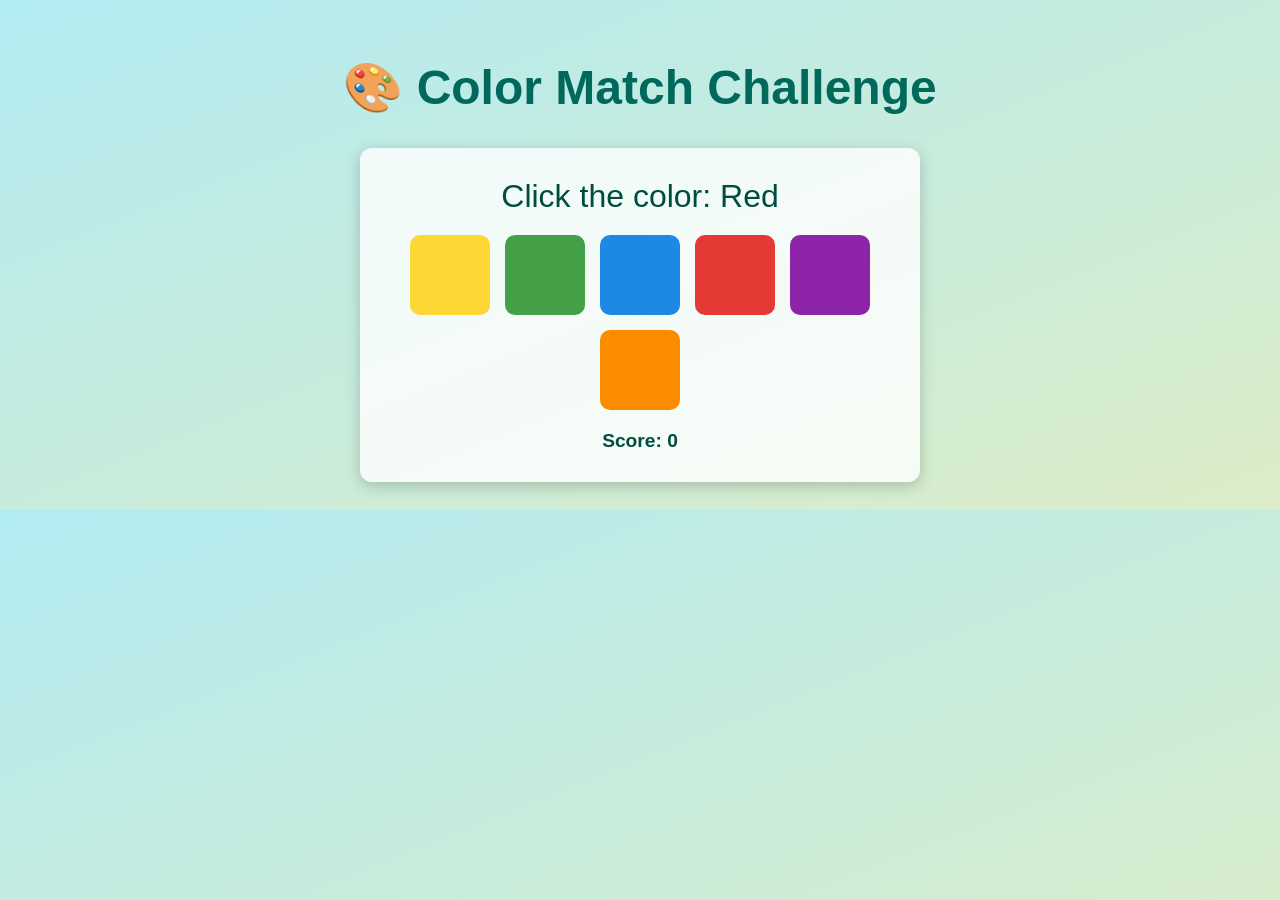
<file: gamekids.html>
<!DOCTYPE html>
<html lang="en">
<head>
  <meta charset="UTF-8">
  <title>gamekids</title>
  <style>
    body {
      font-family: 'Comic Sans MS', cursive, sans-serif;
      background: linear-gradient(to bottom right, #b2ebf2, #dcedc8);
      display: flex;
      flex-direction: column;
      align-items: center;
      padding: 20px;
      color: #004d40;
    }

    h1 {
      font-size: 3em;
      color: #00695c;
    }

    .game-box {
      background: #ffffffcc;
      padding: 30px;
      border-radius: 12px;
      box-shadow: 0 4px 15px rgba(0,0,0,0.2);
      text-align: center;
      max-width: 500px;
      width: 90%;
    }

    .color-name {
      font-size: 2em;
      margin-bottom: 20px;
    }

    .color-options {
      display: flex;
      gap: 15px;
      flex-wrap: wrap;
      justify-content: center;
    }

    .color-button {
      width: 80px;
      height: 80px;
      border: none;
      border-radius: 10px;
      cursor: pointer;
      transition: transform 0.2s;
    }

    .color-button:hover {
      transform: scale(1.1);
    }

    .feedback {
      font-size: 1.3em;
      margin-top: 15px;
    }

    .score {
      margin-top: 20px;
      font-size: 1.2em;
      font-weight: bold;
    }

    .restart {
      margin-top: 25px;
      padding: 10px 20px;
      font-size: 1.1em;
      background-color: #4db6ac;
      color: white;
      border: none;
      border-radius: 8px;
      cursor: pointer;
      display: none;
    }
  </style>
</head>
<body>

  <h1>🎨 Color Match Challenge</h1>
  <div class="game-box">
    <div class="color-name" id="colorName">Loading...</div>
    <div class="color-options" id="colorOptions"></div>
    <div class="feedback" id="feedback"></div>
    <div class="score" id="score">Score: 0</div>
    <button class="restart" id="restartBtn" onclick="startGame()">Play Again 🔁</button>
  </div>

  <script>
    const colors = [
      { name: "Red", hex: "#e53935" },
      { name: "Blue", hex: "#1e88e5" },
      { name: "Green", hex: "#43a047" },
      { name: "Yellow", hex: "#fdd835" },
      { name: "Purple", hex: "#8e24aa" },
      { name: "Orange", hex: "#fb8c00" }
    ];

    let score = 0;
    let rounds = 0;
    const maxRounds = 5;

    const colorNameEl = document.getElementById("colorName");
    const colorOptionsEl = document.getElementById("colorOptions");
    const feedbackEl = document.getElementById("feedback");
    const scoreEl = document.getElementById("score");
    const restartBtn = document.getElementById("restartBtn");

    function shuffleArray(arr) {
      return arr.sort(() => Math.random() - 0.5);
    }

    function startGame() {
      score = 0;
      rounds = 0;
      feedbackEl.textContent = '';
      restartBtn.style.display = "none";
      scoreEl.textContent = `Score: ${score}`;
      nextRound();
    }

    function nextRound() {
      if (rounds >= maxRounds) {
        colorNameEl.textContent = "🎉 Game Over!";
        colorOptionsEl.innerHTML = '';
        feedbackEl.textContent = `Final Score: ${score} / ${maxRounds}`;
        feedbackEl.style.color = "#00695c";
        restartBtn.style.display = "inline-block";
        return;
      }

      const shuffledColors = shuffleArray([...colors]);
      const target = shuffledColors[Math.floor(Math.random() * shuffledColors.length)];

      colorNameEl.textContent = `Click the color: ${target.name}`;
      colorNameEl.style.color = "#004d40";
      colorOptionsEl.innerHTML = '';

      shuffledColors.forEach(color => {
        const btn = document.createElement("button");
        btn.className = "color-button";
        btn.style.backgroundColor = color.hex;
        btn.onclick = () => checkAnswer(color.name, target.name);
        colorOptionsEl.appendChild(btn);
      });
    }

    function checkAnswer(selected, correct) {
      if (selected === correct) {
        feedbackEl.textContent = "✅ Correct!";
        feedbackEl.style.color = "#2e7d32";
        score++;
      } else {
        feedbackEl.textContent = `❌ Oops! That was ${selected}.`;
        feedbackEl.style.color = "#c62828";
      }
      rounds++;
      scoreEl.textContent = `Score: ${score}`;
      setTimeout(nextRound, 1000);
    }

    // Start game on load
    startGame();
  </script>
</body>
</html>
</file>
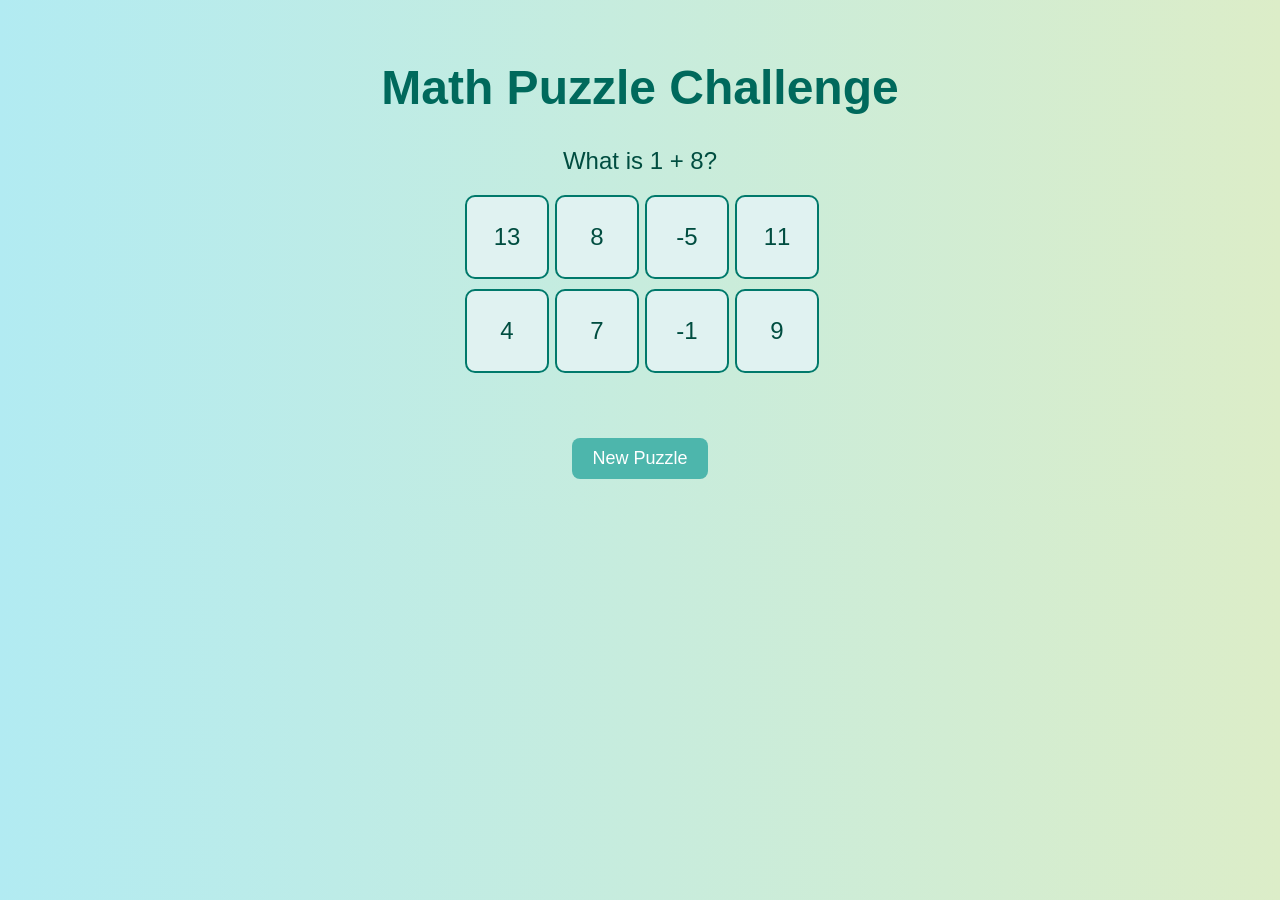
<file: mathchannel.html>
<!DOCTYPE html>
<html lang="en">
<head>
  <meta charset="UTF-8">
  <title>Math Puzzle Challenge</title>
  <style>
    body {
      font-family: 'Comic Sans MS', cursive, sans-serif;
      background: linear-gradient(to right, #b2ebf2, #dcedc8);
      text-align: center;
      padding: 20px;
    }

    h1 {
      color: #00695c;
      font-size: 3em;
    }

    #question {
      font-size: 24px;
      color: #004d40;
      margin: 20px 0;
    }

    #grid {
      display: grid;
      grid-template-columns: repeat(4, 80px);
      gap: 10px;
      justify-content: center;
      margin-top: 20px;
    }

    .tile {
      width: 80px;
      height: 80px;
      background-color: #e0f2f1;
      border: 2px solid #00796b;
      border-radius: 10px;
      font-size: 24px;
      color: #004d40;
      display: flex;
      align-items: center;
      justify-content: center;
      cursor: pointer;
      transition: background-color 0.2s, transform 0.2s;
    }

    .tile:hover {
      background-color: #80cbc4;
      transform: scale(1.1);
    }

    #feedback {
      font-size: 20px;
      margin-top: 15px;
      color: #1b5e20;
      height: 30px;
    }

    button {
      margin-top: 20px;
      padding: 10px 20px;
      font-size: 18px;
      background-color: #4db6ac;
      color: white;
      border: none;
      border-radius: 8px;
      cursor: pointer;
    }

    button:hover {
      background-color: #00796b;
    }
  </style>
</head>
<body>

  <h1>Math Puzzle Challenge</h1>
  <div id="question">What is 3 + 4?</div>
  <div id="grid"></div>
  <div id="feedback"></div>
  <button onclick="generatePuzzle()">New Puzzle</button>

  <script>
    const grid = document.getElementById('grid');
    const questionEl = document.getElementById('question');
    const feedbackEl = document.getElementById('feedback');

    let correctAnswer = 0;

    function generatePuzzle() {
      grid.innerHTML = '';
      feedbackEl.textContent = '';

      const num1 = Math.floor(Math.random() * 10);
      const num2 = Math.floor(Math.random() * 10);
      const operators = ['+', '-', '×'];
      const operator = operators[Math.floor(Math.random() * operators.length)];

      switch (operator) {
        case '+': correctAnswer = num1 + num2; break;
        case '-': correctAnswer = num1 - num2; break;
        case '×': correctAnswer = num1 * num2; break;
      }

      questionEl.textContent = `What is ${num1} ${operator} ${num2}?`;

      // Generate 8 answer options
      const answers = new Set();
      answers.add(correctAnswer);
      while (answers.size < 8) {
        answers.add(Math.floor(Math.random() * 20) - 5);
      }

      const shuffledAnswers = Array.from(answers).sort(() => Math.random() - 0.5);

      shuffledAnswers.forEach(answer => {
        const tile = document.createElement('div');
        tile.classList.add('tile');
        tile.textContent = answer;
        tile.onclick = () => {
          if (answer === correctAnswer) {
            feedbackEl.textContent = '🎉 Correct!';
            feedbackEl.style.color = '#2e7d32';
          } else {
            feedbackEl.textContent = '❌ Try again!';
            feedbackEl.style.color = '#c62828';
          }
        };
        grid.appendChild(tile);
      });
    }

    // Load the first puzzle
    generatePuzzle();
  </script>

</body>
</html>
</file>
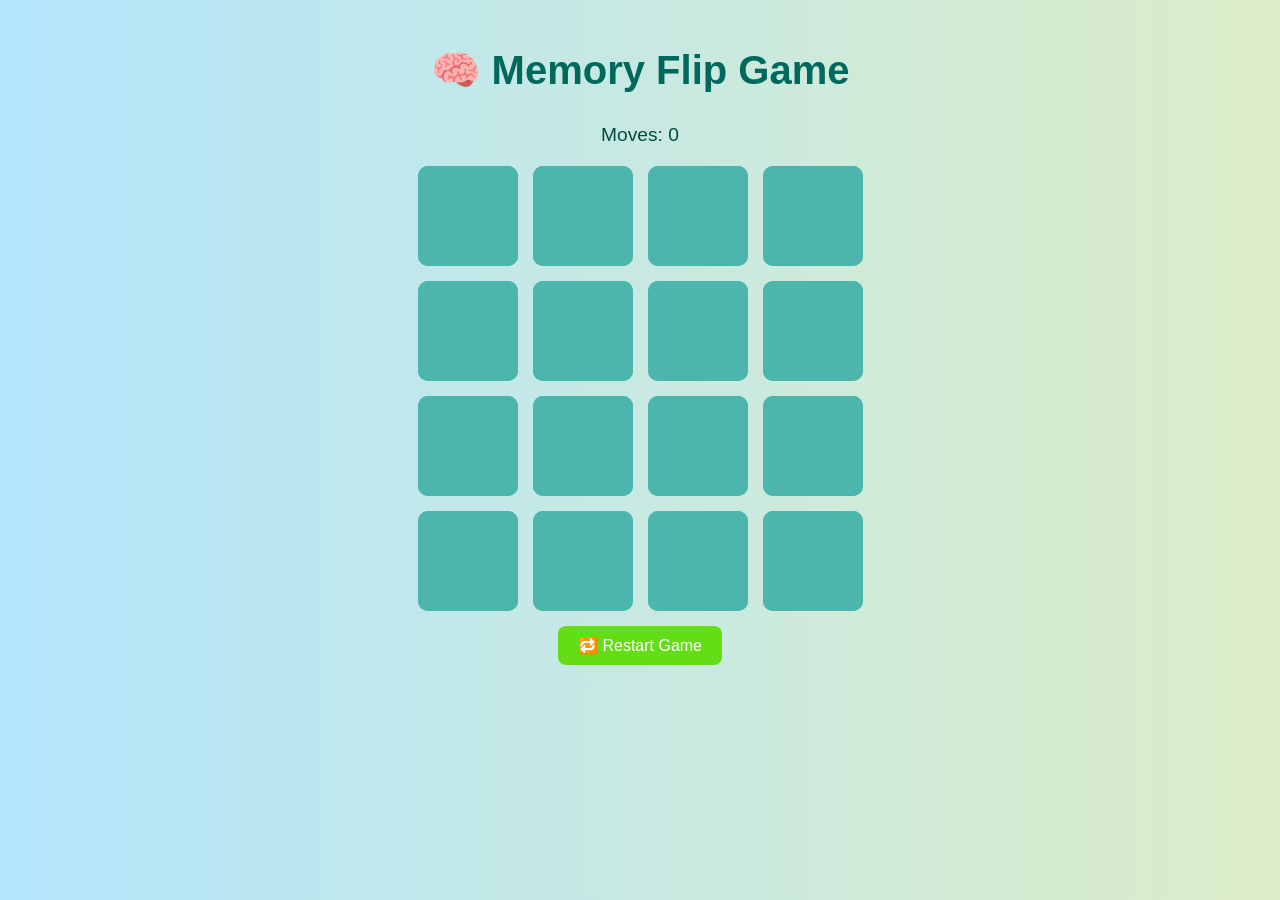
<file: memorygam.html>
<!DOCTYPE html>
<html lang="en">
<head>
  <meta charset="UTF-8">
  <title>memorygam</title>
  <style>
    body {
      font-family: 'Segoe UI', sans-serif;
      background: linear-gradient(to right, #b3e5fc, #dcedc8);
      margin: 0;
      padding: 20px;
      display: flex;
      flex-direction: column;
      align-items: center;
      color: #004d40;
    }

    h1 {
      color: #00695c;
      margin-bottom: 10px;
      font-size: 2.5em;
    }

    .game-board {
      display: grid;
      grid-template-columns: repeat(4, 100px);
      gap: 15px;
      margin-top: 20px;
    }

    .card {
      width: 100px;
      height: 100px;
      background-color: #4db6ac;
      border-radius: 10px;
      display: flex;
      justify-content: center;
      align-items: center;
      color: white;
      font-size: 2em;
      cursor: pointer;
      position: relative;
      perspective: 1000px;
    }

    .card-inner {
      width: 100%;
      height: 100%;
      transition: transform 0.6s;
      transform-style: preserve-3d;
      position: relative;
    }

    .card.flipped .card-inner {
      transform: rotateY(180deg);
    }

    .card-front, .card-back {
      position: absolute;
      width: 100%;
      height: 100%;
      backface-visibility: hidden;
      border-radius: 10px;
    }

    .card-front {
      background-color: #4db6ac;
    }

    .card-back {
      background-color: #ffffff;
      color: #00695c;
      transform: rotateY(180deg);
      display: flex;
      justify-content: center;
      align-items: center;
      font-weight: bold;
      font-size: 1.5em;
    }

    .info {
      margin-top: 20px;
      font-size: 1.2em;
    }

    .restart {
      margin-top: 15px;
      padding: 10px 20px;
      font-size: 1em;
      background-color: #64dd17;
      color: white;
      border: none;
      border-radius: 8px;
      cursor: pointer;
    }
  </style>
</head>
<body>

<h1>🧠 Memory Flip Game</h1>
<div class="info" id="moves">Moves: 0</div>
<div class="game-board" id="board"></div>
<button class="restart" onclick="startGame()">🔁 Restart Game</button>

<script>
  const board = document.getElementById("board");
  const movesDisplay = document.getElementById("moves");
  const icons = ['🍎', '🍌', '🍒', '🍇', '🍉', '🍍', '🥝', '🍑'];
  let cards = [];
  let flippedCards = [];
  let matched = 0;
  let moves = 0;

  function shuffle(array) {
    for (let i = array.length - 1; i > 0; i--) {
      const j = Math.floor(Math.random() * (i + 1));
      [array[i], array[j]] = [array[j], array[i]];
    }
    return array;
  }

  function createCard(icon) {
    const card = document.createElement("div");
    card.className = "card";
    card.innerHTML = `
      <div class="card-inner">
        <div class="card-front"></div>
        <div class="card-back">${icon}</div>
      </div>
    `;
    card.dataset.icon = icon;
    card.addEventListener("click", () => flipCard(card));
    return card;
  }

  function flipCard(card) {
    if (card.classList.contains("flipped") || flippedCards.length === 2) return;

    card.classList.add("flipped");
    flippedCards.push(card);

    if (flippedCards.length === 2) {
      moves++;
      movesDisplay.textContent = `Moves: ${moves}`;

      const [first, second] = flippedCards;
      if (first.dataset.icon === second.dataset.icon) {
        matched++;
        flippedCards = [];
        if (matched === icons.length) {
          setTimeout(() => {
            alert(`🎉 You won in ${moves} moves!`);
          }, 500);
        }
      } else {
        setTimeout(() => {
          flippedCards.forEach(c => c.classList.remove("flipped"));
          flippedCards = [];
        }, 1000);
      }
    }
  }

  function startGame() {
    board.innerHTML = '';
    moves = 0;
    matched = 0;
    flippedCards = [];
    movesDisplay.textContent = `Moves: 0`;

    const gameIcons = shuffle([...icons, ...icons]);
    gameIcons.forEach(icon => {
      const card = createCard(icon);
      board.appendChild(card);
    });
  }

  // Start on load
  startGame();
</script>

</body>
</html>
</file>
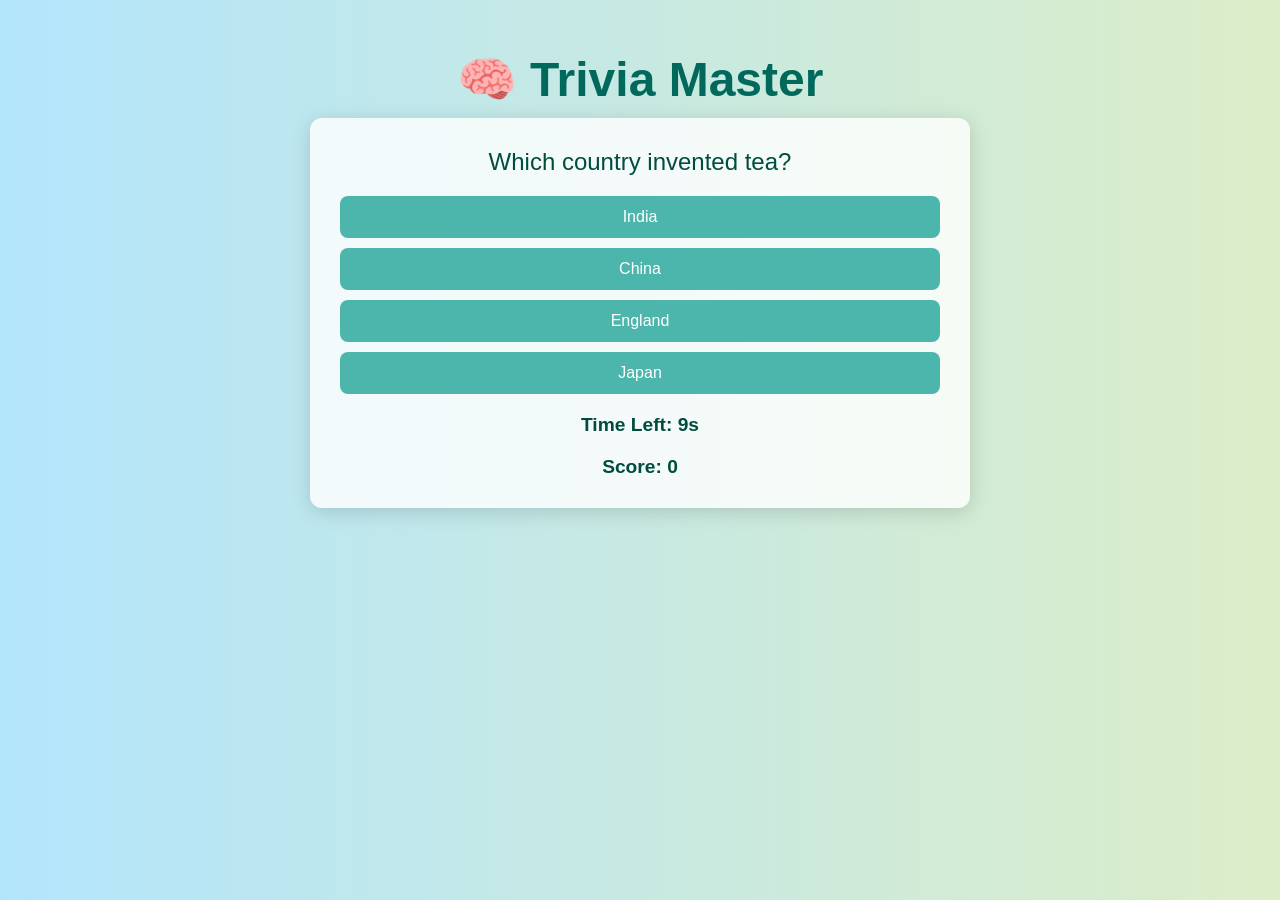
<file: question.html>
<!DOCTYPE html>
<html lang="en">
<head>
  <meta charset="UTF-8">
  <title>Trivia Master</title>
  <style>
    body {
      font-family: 'Segoe UI', sans-serif;
      background: linear-gradient(to right, #b3e5fc, #dcedc8);
      margin: 0;
      padding: 20px;
      color: #004d40;
      display: flex;
      flex-direction: column;
      align-items: center;
    }

    h1 {
      font-size: 3em;
      color: #00695c;
      margin-bottom: 10px;
    }

    .game-box {
      background-color: #ffffffcc;
      padding: 30px;
      border-radius: 12px;
      box-shadow: 0 4px 20px rgba(0, 0, 0, 0.15);
      max-width: 600px;
      width: 90%;
      text-align: center;
    }

    .question {
      font-size: 1.5em;
      margin-bottom: 20px;
    }

    .options {
      display: flex;
      flex-direction: column;
      gap: 10px;
    }

    .option {
      background-color: #4db6ac;
      color: white;
      border: none;
      padding: 12px;
      font-size: 1em;
      border-radius: 8px;
      cursor: pointer;
      transition: background-color 0.2s;
    }

    .option:hover {
      background-color: #00796b;
    }

    .score, .timer {
      margin-top: 20px;
      font-size: 1.2em;
      font-weight: bold;
    }

    .feedback {
      margin-top: 15px;
      font-size: 1.1em;
    }

    .restart {
      margin-top: 25px;
      display: none;
      padding: 10px 20px;
      font-size: 1em;
      background-color: #64dd17;
      color: white;
      border: none;
      border-radius: 8px;
      cursor: pointer;
    }
  </style>
</head>
<body>

  <h1>🧠 Trivia Master</h1>
  <div class="game-box">
    <div class="question" id="question">Loading question...</div>
    <div class="options" id="options"></div>
    <div class="feedback" id="feedback"></div>
    <div class="timer" id="timer">Time Left: 10s</div>
    <div class="score" id="score">Score: 0</div>
    <button class="restart" id="restartBtn" onclick="startGame()">Play Again 🔁</button>
  </div>

  <script>
    const questions = [
      {
        question: "Which country invented tea?",
        options: ["India", "China", "England", "Japan"],
        answer: "China"
      },
      {
        question: "What is the capital of Australia?",
        options: ["Sydney", "Melbourne", "Canberra", "Brisbane"],
        answer: "Canberra"
      },
      {
        question: "What is the chemical symbol for gold?",
        options: ["Ag", "Au", "Gd", "Go"],
        answer: "Au"
      },
      {
        question: "Which planet is closest to the sun?",
        options: ["Earth", "Mars", "Mercury", "Venus"],
        answer: "Mercury"
      },
      {
        question: "What year did World War II end?",
        options: ["1943", "1945", "1947", "1950"],
        answer: "1945"
      }
    ];

    let score = 0;
    let current = 0;
    let timer;
    let timeLeft = 10;

    const questionEl = document.getElementById("question");
    const optionsEl = document.getElementById("options");
    const feedbackEl = document.getElementById("feedback");
    const timerEl = document.getElementById("timer");
    const scoreEl = document.getElementById("score");
    const restartBtn = document.getElementById("restartBtn");

    function startGame() {
      score = 0;
      current = 0;
      restartBtn.style.display = "none";
      scoreEl.textContent = "Score: 0";
      feedbackEl.textContent = '';
      loadQuestion();
    }

    function loadQuestion() {
      if (current >= questions.length) {
        questionEl.textContent = "🎉 Quiz Finished!";
        optionsEl.innerHTML = '';
        feedbackEl.textContent = `Final Score: ${score} / ${questions.length}`;
        feedbackEl.style.color = "#00695c";
        timerEl.textContent = '';
        restartBtn.style.display = "inline-block";
        return;
      }

      const q = questions[current];
      questionEl.textContent = q.question;
      optionsEl.innerHTML = '';
      feedbackEl.textContent = '';
      timeLeft = 10;
      timerEl.textContent = `Time Left: ${timeLeft}s`;
      startTimer();

      q.options.forEach(opt => {
        const btn = document.createElement("button");
        btn.className = "option";
        btn.textContent = opt;
        btn.onclick = () => {
          clearInterval(timer);
          checkAnswer(opt, q.answer);
        };
        optionsEl.appendChild(btn);
      });
    }

    function checkAnswer(selected, correct) {
      if (selected === correct) {
        score++;
        feedbackEl.textContent = "✅ Correct!";
        feedbackEl.style.color = "#2e7d32";
      } else {
        feedbackEl.textContent = `❌ Wrong! Correct was: ${correct}`;
        feedbackEl.style.color = "#c62828";
      }

      scoreEl.textContent = `Score: ${score}`;
      current++;
      setTimeout(loadQuestion, 1500);
    }

    function startTimer() {
      clearInterval(timer);
      timer = setInterval(() => {
        timeLeft--;
        timerEl.textContent = `Time Left: ${timeLeft}s`;
        if (timeLeft <= 0) {
          clearInterval(timer);
          feedbackEl.textContent = `⏰ Time's up!`;
          feedbackEl.style.color = "#f57c00";
          current++;
          setTimeout(loadQuestion, 1500);
        }
      }, 1000);
    }

    // Start on page load
    startGame();
  </script>

</body>
</html>
</file>
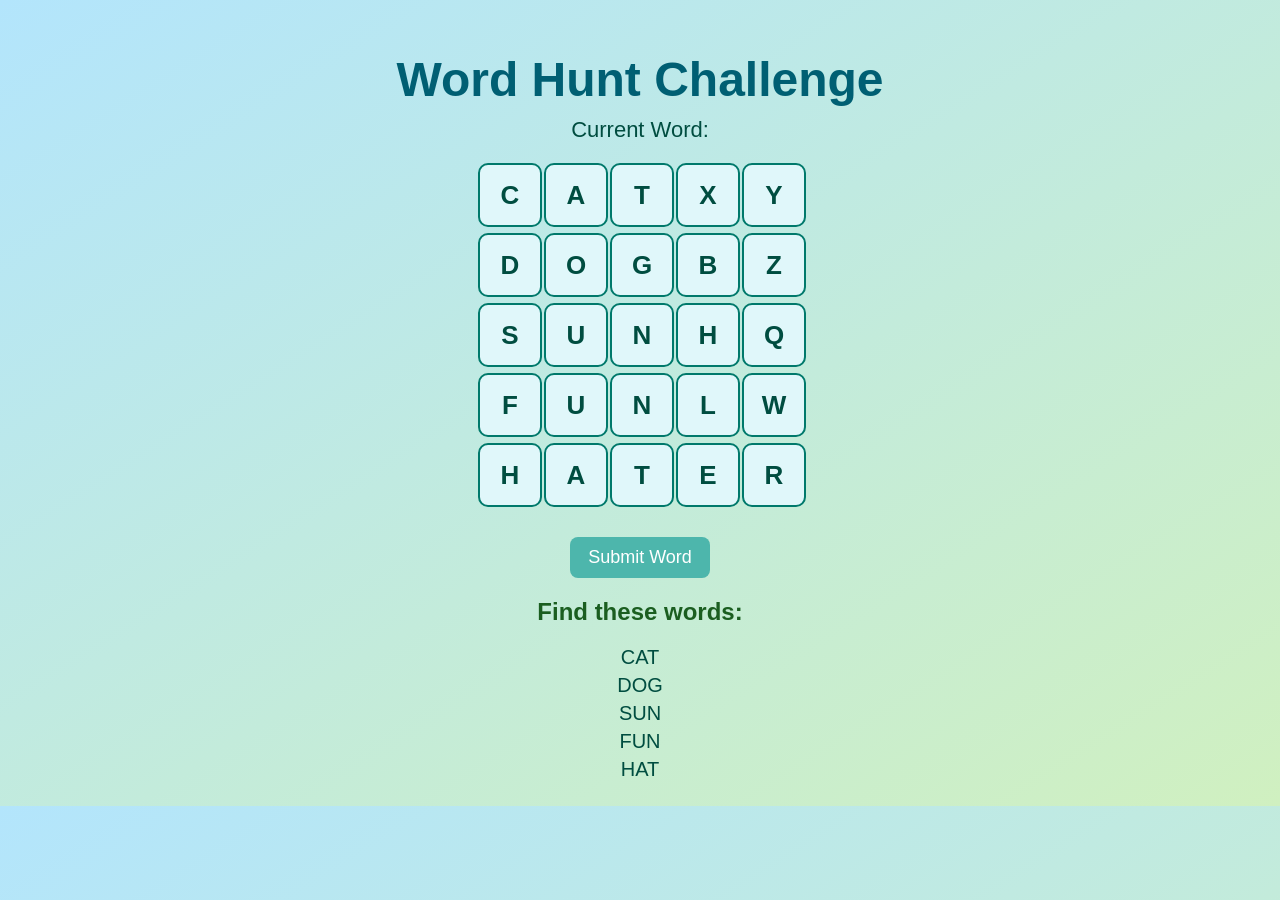
<file: word-explorer.html>
<!DOCTYPE html>
<html lang="en">
<head>
  <meta charset="UTF-8">
  <title>Word Hunt Challenge</title>
  <style>
    body {
      font-family: 'Comic Sans MS', cursive, sans-serif;
      text-align: center;
      background: linear-gradient(to bottom right, #b3e5fc, #d0f0c0);
      margin: 0;
      padding: 20px;
    }

    h1 {
      color: #005f73;
      font-size: 3em;
      margin-bottom: 10px;
    }

    #grid {
      display: grid;
      grid-template-columns: repeat(5, 60px);
      gap: 6px;
      justify-content: center;
      margin: 20px 0;
    }

    .cell {
      width: 60px;
      height: 60px;
      background-color: #e0f7fa;
      border: 2px solid #00796b;
      font-size: 26px;
      font-weight: bold;
      color: #004d40;
      display: flex;
      justify-content: center;
      align-items: center;
      cursor: pointer;
      transition: transform 0.2s, background-color 0.3s;
      border-radius: 10px;
    }

    .cell:hover {
      transform: scale(1.1);
      background-color: #b2dfdb;
    }

    .cell.selected {
      background-color: #81c784;
      color: #ffffff;
      transform: scale(1.05);
    }

    #wordDisplay {
      font-size: 22px;
      margin-bottom: 10px;
      color: #004d40;
    }

    #currentWord {
      font-weight: bold;
      color: #1b5e20;
    }

    #wordList {
      list-style: none;
      padding: 0;
      max-width: 300px;
      margin: 0 auto;
    }

    #wordList li {
      font-size: 20px;
      margin: 5px 0;
      color: #004d40;
    }

    .found {
      text-decoration: line-through;
      color: #2e7d32;
      font-weight: bold;
    }

    button {
      padding: 10px 18px;
      font-size: 18px;
      background-color: #4db6ac;
      color: white;
      border: none;
      border-radius: 8px;
      cursor: pointer;
      margin-top: 10px;
      transition: background-color 0.3s;
    }

    button:hover {
      background-color: #00796b;
    }
  </style>
</head>
<body>

  <h1>Word Hunt Challenge</h1>
  <div id="wordDisplay">Current Word: <span id="currentWord"></span></div>
  <div id="grid"></div>
  <button onclick="submitWord()">Submit Word</button>

  <h2 style="color:#1b5e20;">Find these words:</h2>
  <ul id="wordList"></ul>

  <script>
    const wordsToFind = ['CAT', 'DOG', 'SUN', 'FUN', 'HAT'];
    const gridLetters = [
      'C', 'A', 'T', 'X', 'Y',
      'D', 'O', 'G', 'B', 'Z',
      'S', 'U', 'N', 'H', 'Q',
      'F', 'U', 'N', 'L', 'W',
      'H', 'A', 'T', 'E', 'R'
    ];

    const grid = document.getElementById('grid');
    const currentWordDisplay = document.getElementById('currentWord');
    const wordListElement = document.getElementById('wordList');

    let selectedCells = [];
    let currentWord = '';

    // Initialize grid
    for (let i = 0; i < 25; i++) {
      const cell = document.createElement('div');
      cell.classList.add('cell');
      cell.textContent = gridLetters[i];
      cell.dataset.index = i;

      cell.addEventListener('click', () => {
        if (!cell.classList.contains('selected')) {
          cell.classList.add('selected');
          selectedCells.push(cell);
          currentWord += cell.textContent;
          currentWordDisplay.textContent = currentWord;
        }
      });

      grid.appendChild(cell);
    }

    // Initialize word list
    wordsToFind.forEach(word => {
      const li = document.createElement('li');
      li.textContent = word;
      li.id = `word-${word}`;
      wordListElement.appendChild(li);
    });

    function submitWord() {
      if (wordsToFind.includes(currentWord)) {
        document.getElementById(`word-${currentWord}`).classList.add('found');
        alert(`🎉 Great job! You found: ${currentWord}`);
      } else {
        alert('Oops! Try again!');
      }

      // Reset
      selectedCells.forEach(cell => cell.classList.remove('selected'));
      selectedCells = [];
      currentWord = '';
      currentWordDisplay.textContent = '';
    }
  </script>
</body>
</html>
</file>
